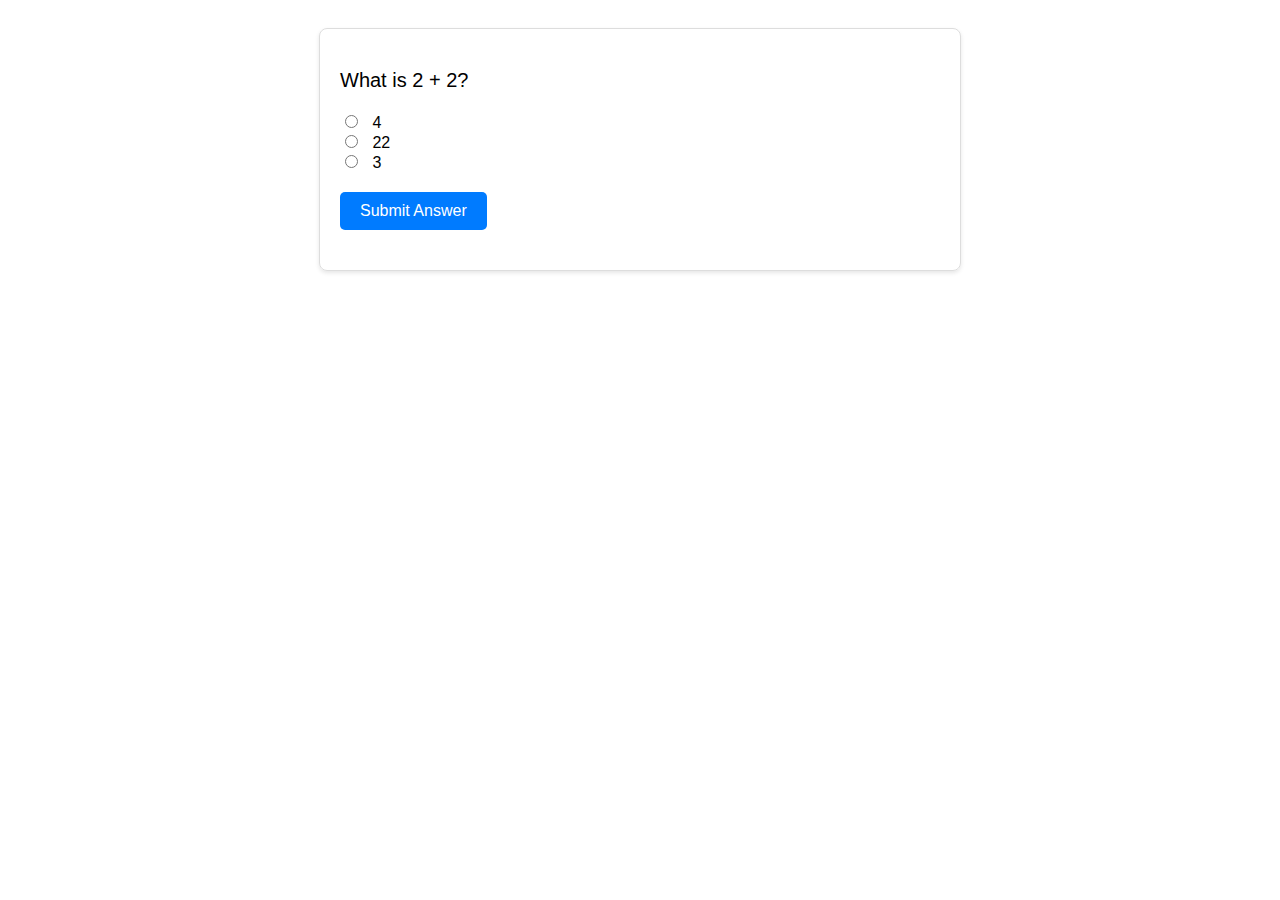
<file: ALX_Simple_Quiz/index.html>
<!DOCTYPE html>
<html lang="en">
<head>
    <meta charset="UTF-8">
    <title>Simple Quiz</title>
    <link rel="stylesheet" href="styles.css">
</head>
<body>
    <div id="quiz-container">
        <p id="quiz-question">What is 2 + 2?</p>
        <div>
            <input type="radio" id="choice1" name="quiz" value="4">
            <label for="choice1">4</label><br>
            <input type="radio" id="choice2" name="quiz" value="22">
            <label for="choice2">22</label><br>
            <input type="radio" id="choice3" name="quiz" value="3">
            <label for="choice3">3</label>
        </div>
        <button id="submit-answer">Submit Answer</button>
        <p id="feedback"></p>
    </div>
    <script src="quiz.js"></script>
</body>
</html>
</file>
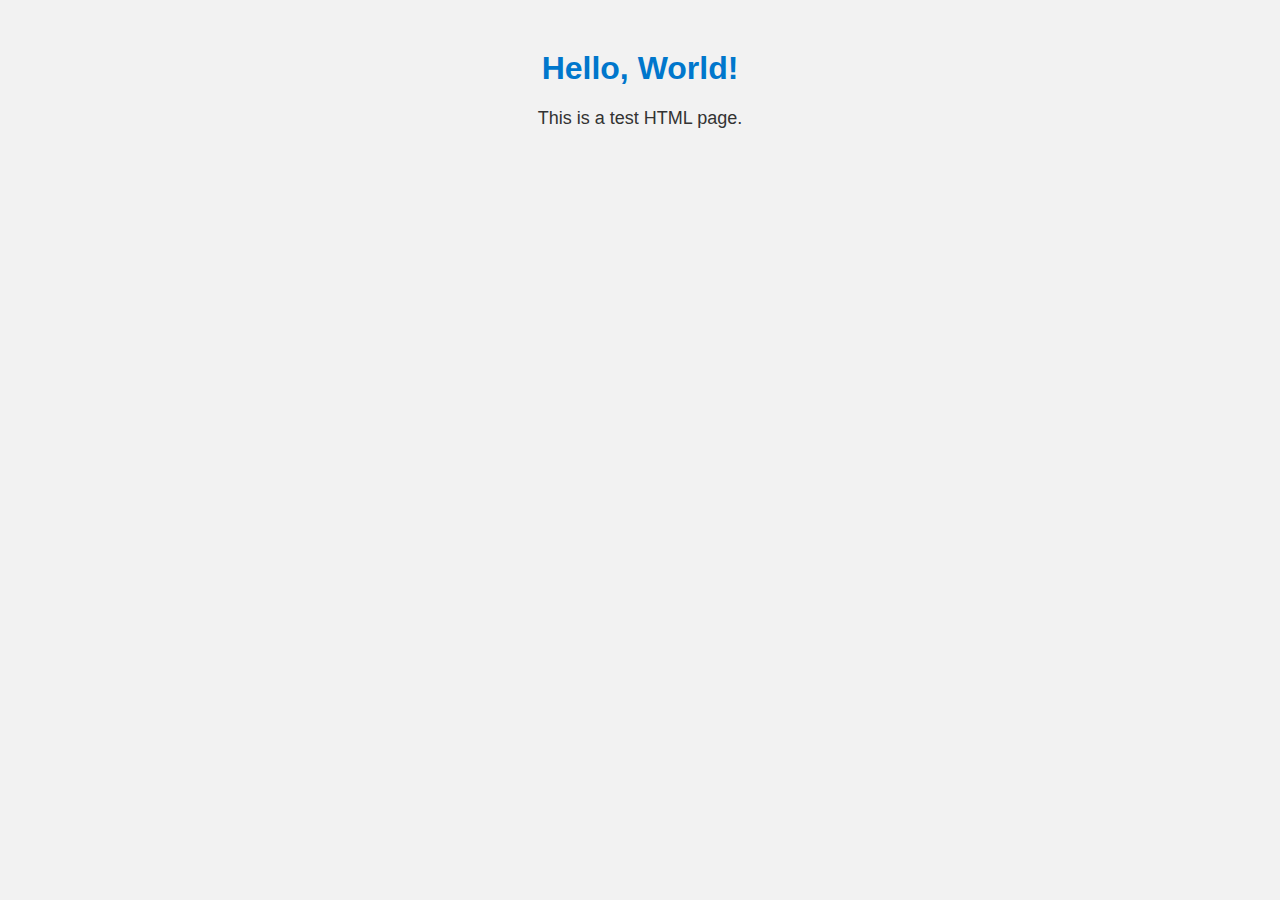
<file: ALX_Simple_Quiz/css_basic/index.html>
<!DOCTYPE html>
<html lang="en">
<head>
  <meta charset="UTF-8">
  <title>Test Page</title>
  <link href="base.css" rel="stylesheet">
  <link href="styles.css" rel="stylesheet">
</head>
<body>
  <h1>Hello, World!</h1>
  <p>This is a test HTML page.</p>
</body>
</html>
</file>
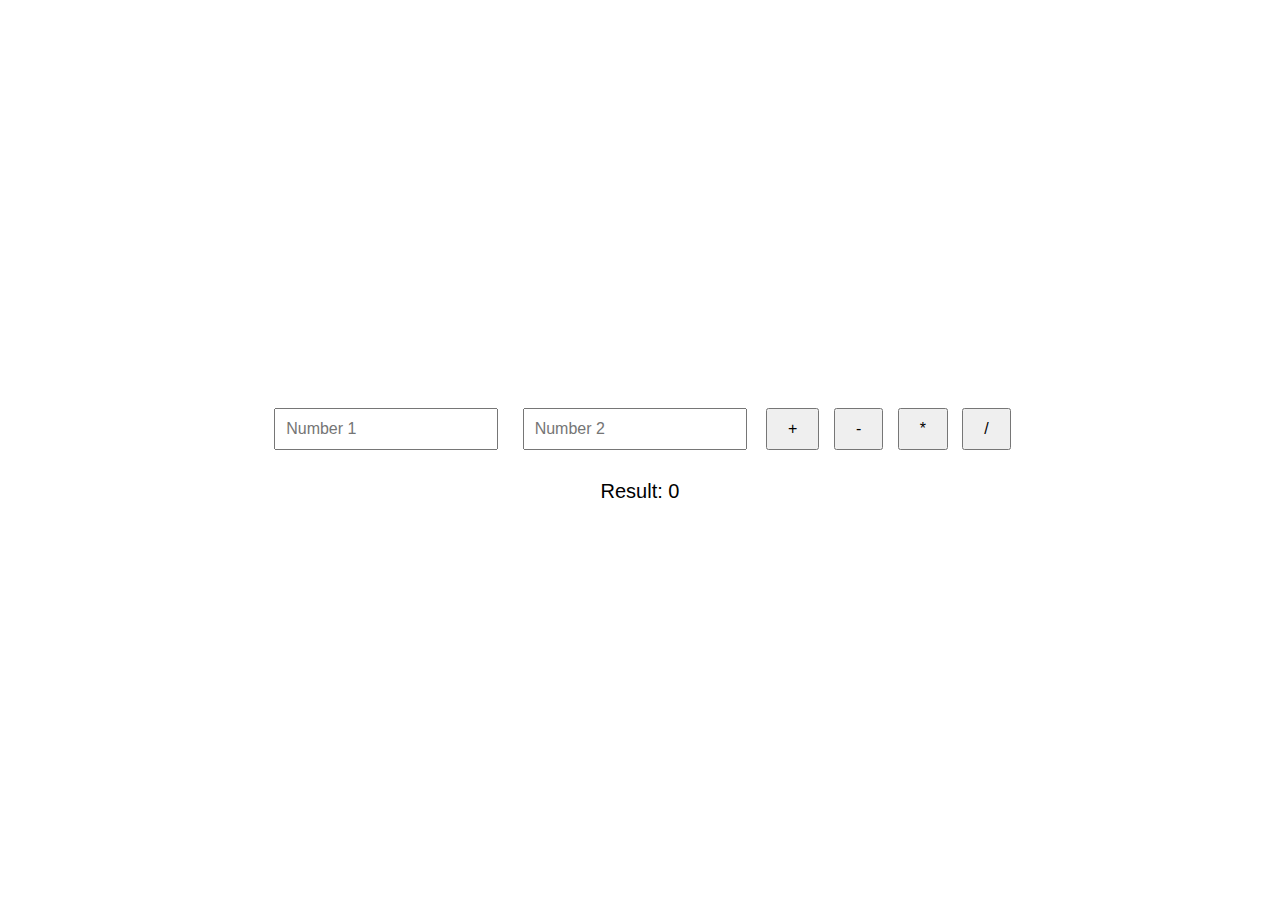
<file: ALX_Simple_Quiz/calculator.html>
<!DOCTYPE html>
<html lang="en">
<head>
    <meta charset="UTF-8">
    <title>Simple Calculator</title>
    <link rel="stylesheet" href="calculator.css">
</head>
<body>
    <div id="calculator-container">
        <input type="number" id="number1" placeholder="Number 1">
        <input type="number" id="number2" placeholder="Number 2">

        <button id="add">+</button>
        <button id="subtract">-</button>
        <button id="multiply">*</button>
        <button id="divide">/</button>

        <div id="result">Result: <span id="calculation-result">0</span></div>
    </div>
    <script src="calculator.js"></script>
</body>
</html>
</file>
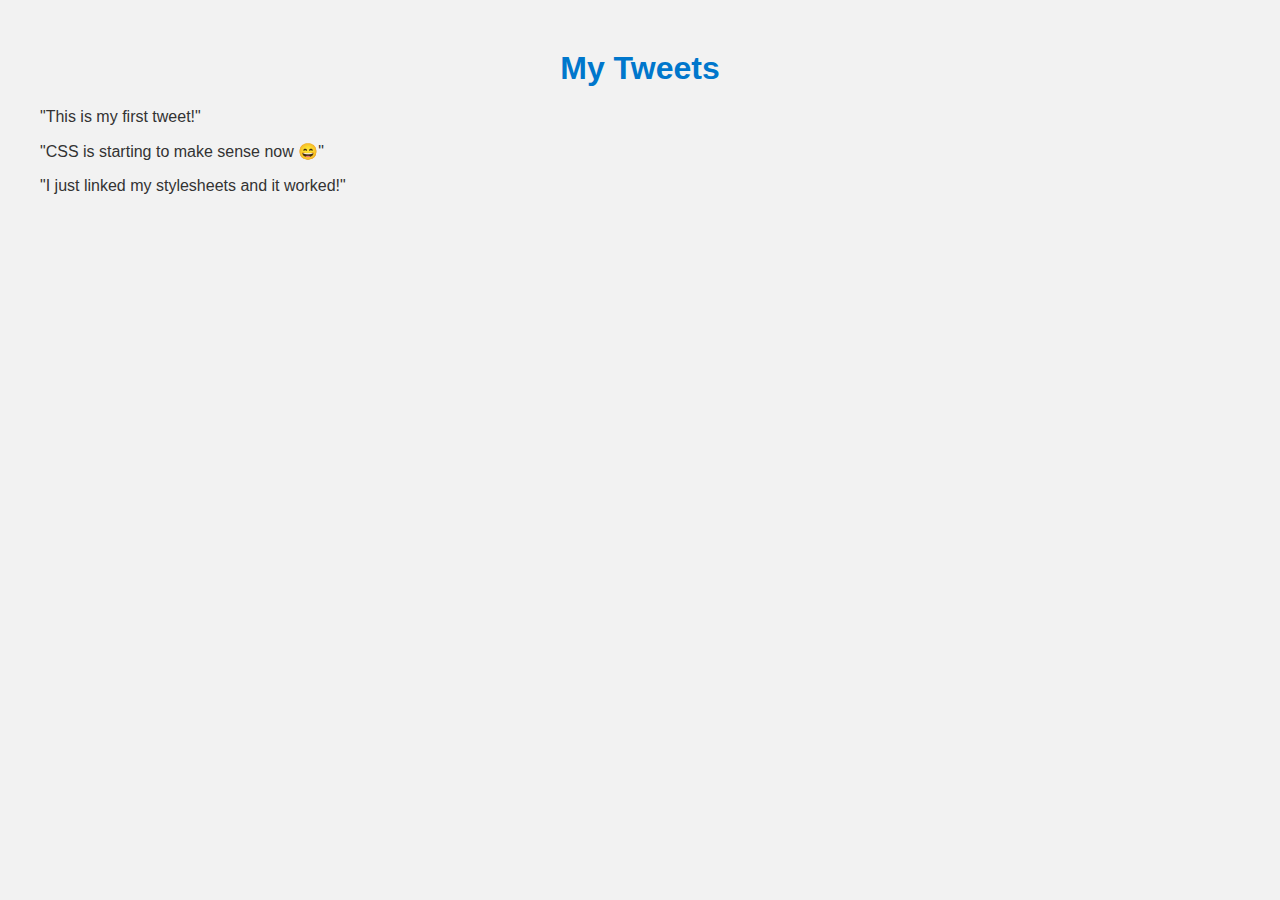
<file: css_basic/tweets.html>
<!DOCTYPE html>
<html lang="en">
<head>
  <meta charset="UTF-8">
  <title>My Tweets</title>
  <link href="base.css" rel="stylesheet">
  <link href="styles.css" rel="stylesheet">
</head>
<body>
  <header>
    <h1>My Tweets</h1>
  </header>
  <main>
    <blockquote>"This is my first tweet!"</blockquote>
    <blockquote>"CSS is starting to make sense now 😄"</blockquote>
    <blockquote>"I just linked my stylesheets and it worked!"</blockquote>
  </main>
</body>
</html>
</file>
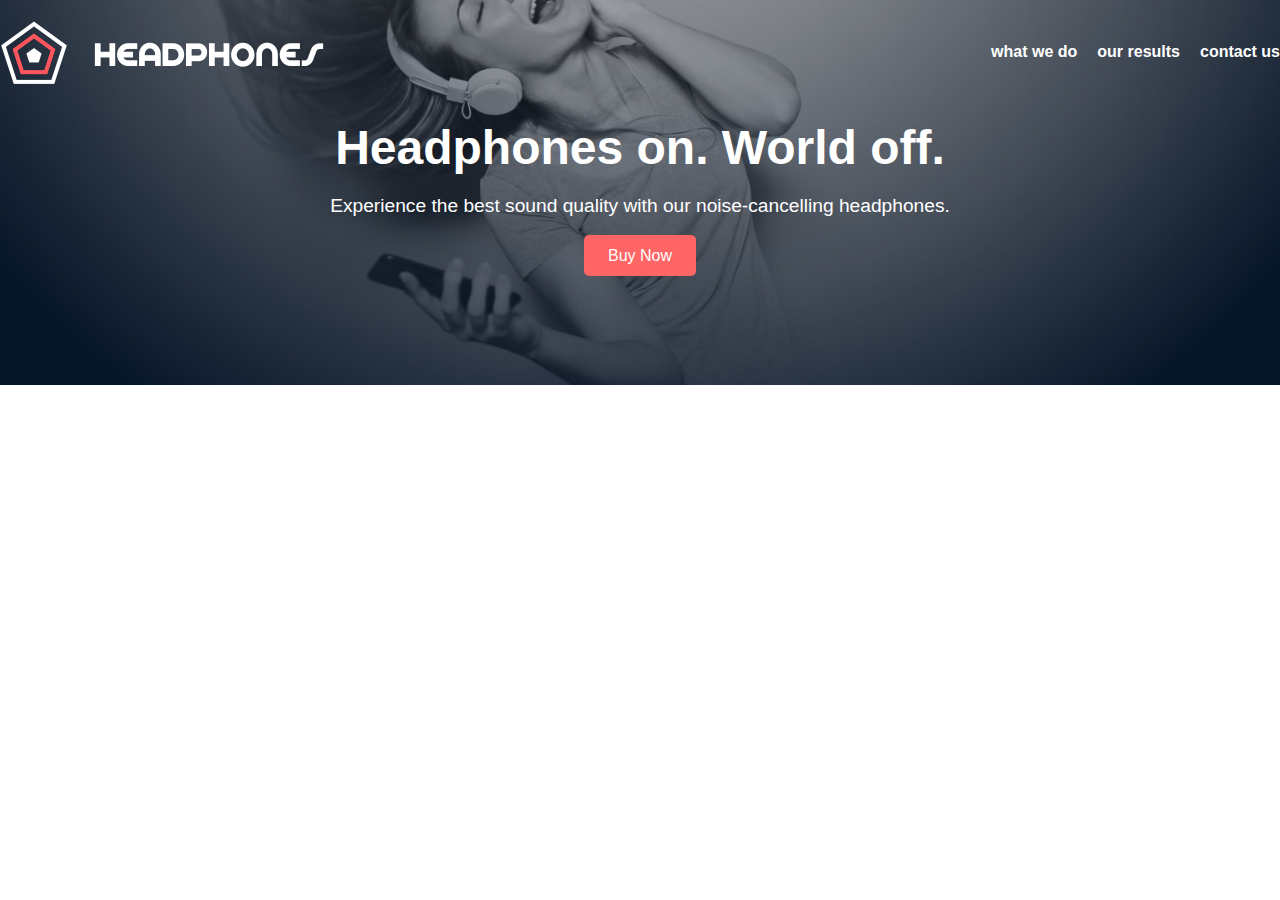
<file: headphones/0-index.html>
<!DOCTYPE html>
<html lang="en">
<head>
  <meta charset="UTF-8" />
  <meta name="viewport" content="width=device-width, initial-scale=1.0" />
  <title>Headphones</title>
  <link rel="stylesheet" href="0-styles.css" />
</head>
<body>

  <!-- Header section -->
  <header class="hero">
    <div class="container">
      
      <!-- Top navbar with logo and links -->
      <div class="navbar">
        <img src="images/logo_headphones.png" alt="Headphones Logo" class="logo" />
        <nav>
          <ul>
            <li><a href="#">what we do</a></li>
            <li><a href="#">our results</a></li>
            <li><a href="#">contact us</a></li>
          </ul>
        </nav>
      </div>

      <!-- Main hero content -->
      <div class="hero-content">
        <h1>Headphones on. World off.</h1>
        <p>Experience the best sound quality with our noise-cancelling headphones.</p>
        <a href="#" class="btn">Buy Now</a>
      </div>
    </div>
  </header>

</body>
</html>
</file>
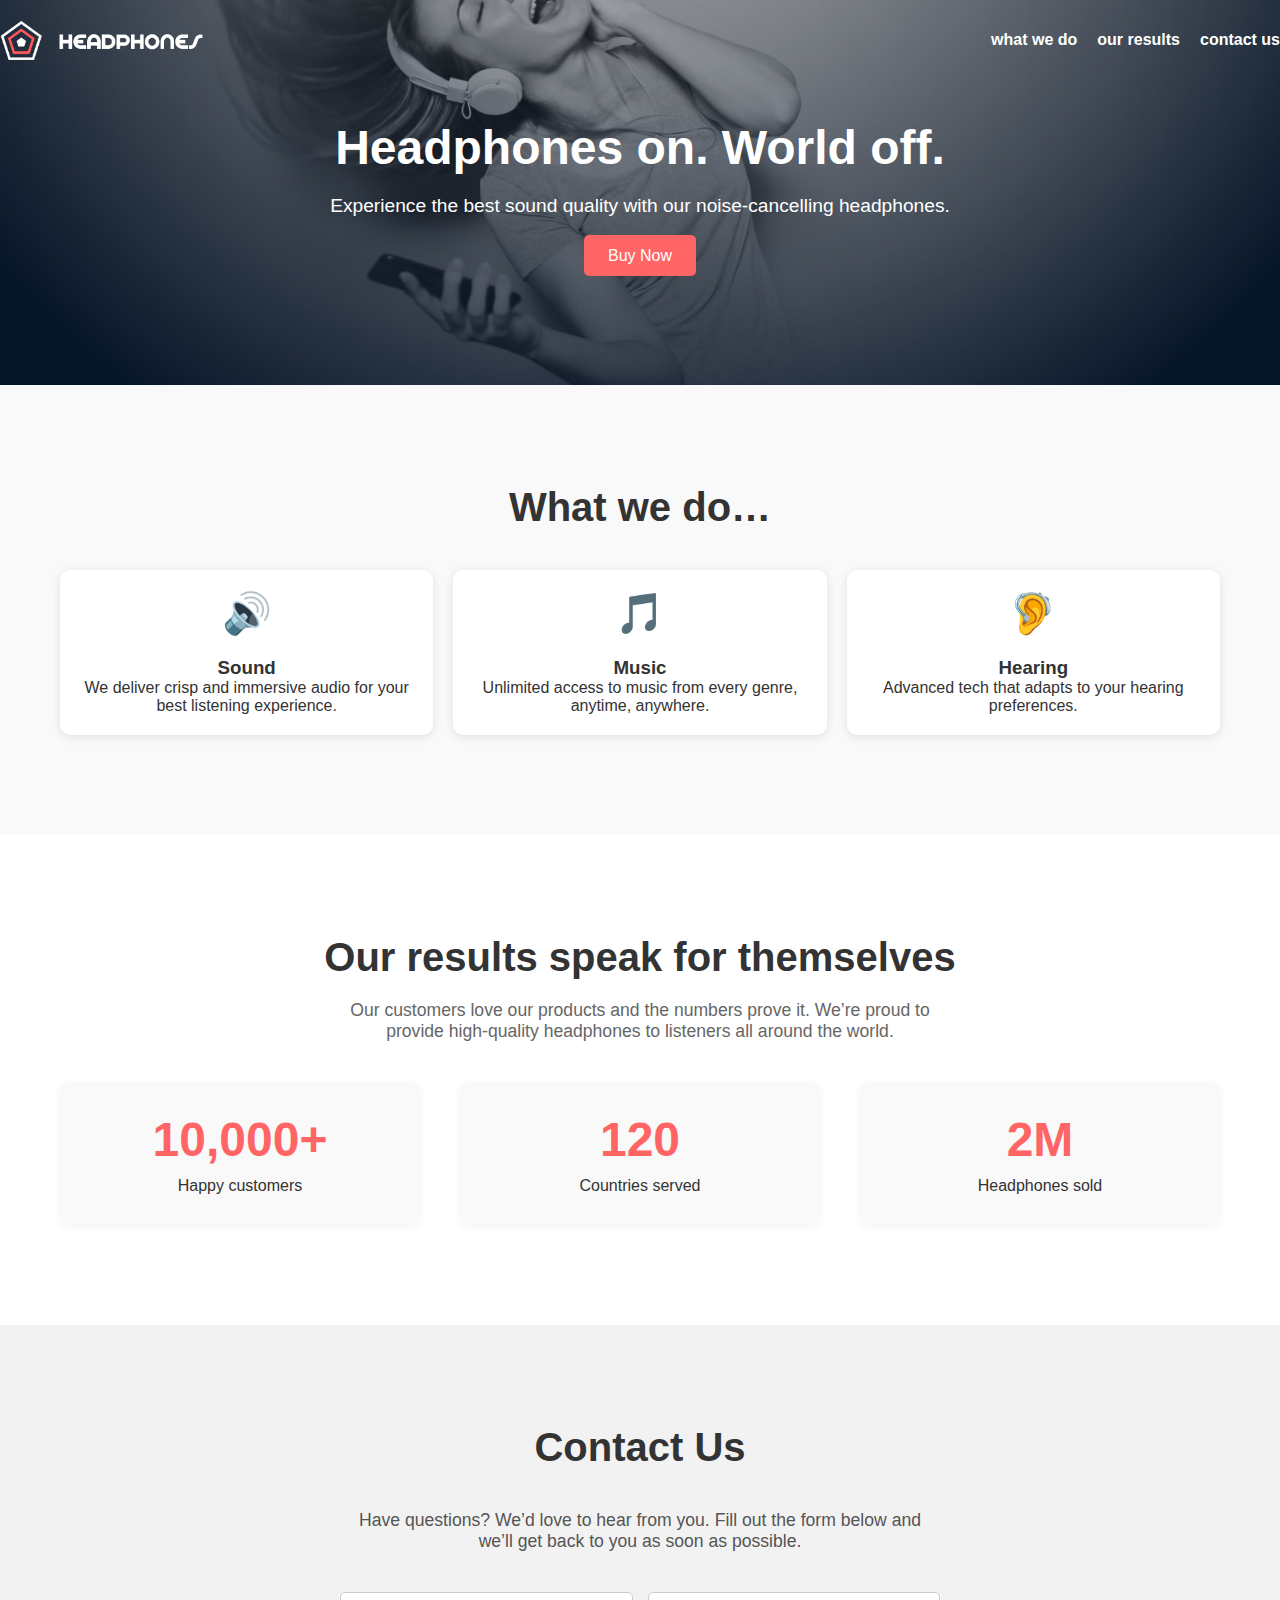
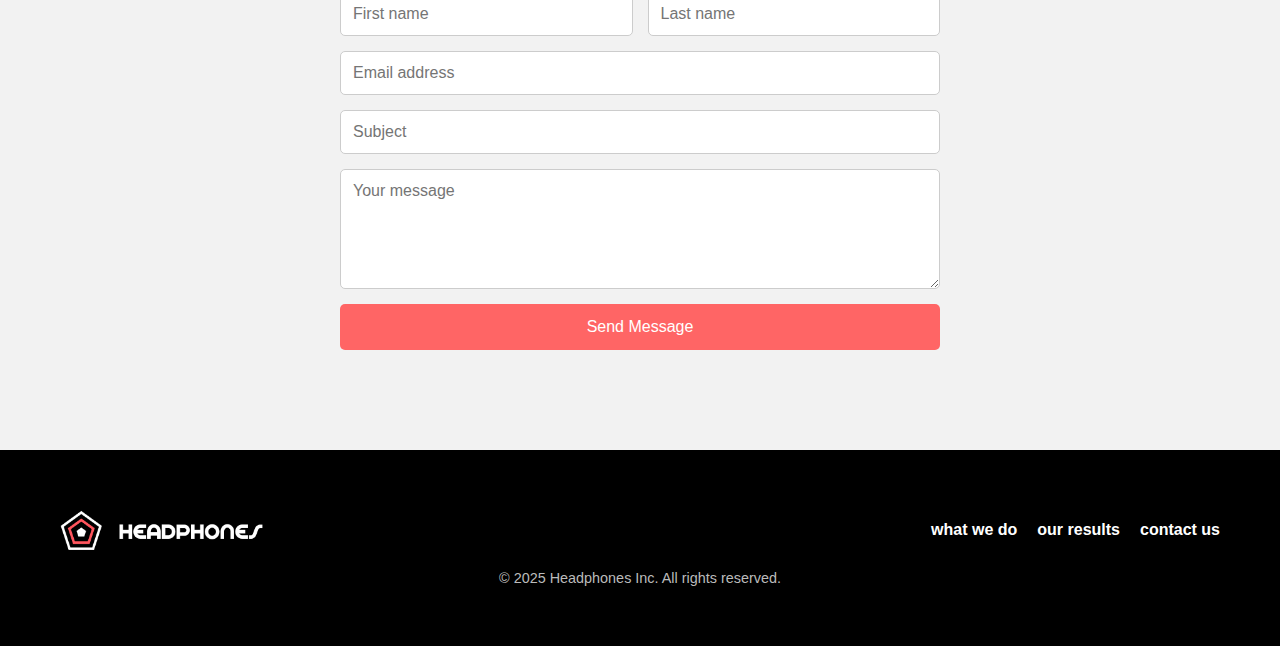
<file: headphones/1-index.html>
<!DOCTYPE html>
<html lang="en">
<head>
  <meta charset="UTF-8" />
  <meta name="viewport" content="width=device-width, initial-scale=1.0" />
  <title>Headphones</title>
  <link rel="stylesheet" href="1-styles.css" />
</head>

<body>

  <!-- Header section -->
  <header class="hero">
    <div class="container">
      
      <!-- Top navbar with logo and links -->
      <div class="navbar">
        <img src="images/logo_headphones.png" alt="Headphones Logo" class="logo" />
        <nav>
          <ul>
            <li><a href="#">what we do</a></li>
            <li><a href="#">our results</a></li>
            <li><a href="#">contact us</a></li>
          </ul>
        </nav>
      </div>

      <!-- Main hero content -->
      <div class="hero-content">
        <h1>Headphones on. World off.</h1>
        <p>Experience the best sound quality with our noise-cancelling headphones.</p>
        <a href="#" class="btn">Buy Now</a>
      </div>
    </div>
  </header>

    <!-- What we do section -->
  <section class="what-we-do">
    <div class="container">
      <h2 class="section-title">What we do…</h2>
      <div class="services">
        <div class="service">
          <span class="icon">🔊</span>
          <h3>Sound</h3>
          <p>We deliver crisp and immersive audio for your best listening experience.</p>
        </div>
        <div class="service">
          <span class="icon">🎵</span>
          <h3>Music</h3>
          <p>Unlimited access to music from every genre, anytime, anywhere.</p>
        </div>
        <div class="service">
          <span class="icon">🦻</span>
          <h3>Hearing</h3>
          <p>Advanced tech that adapts to your hearing preferences.</p>
        </div>
      </div> <!-- End of .services -->
    </div> <!-- End of .container -->
  </section>

  <!-- Our results section -->
  <section class="our-results">
    <div class="container">
      <h2 class="section-title">Our results speak for themselves</h2>
      <p class="section-description">
        Our customers love our products and the numbers prove it. We’re proud to provide high-quality headphones to listeners all around the world.
      </p>
      <div class="stats">
        <div class="stat">
          <h3>10,000+</h3>
          <p>Happy customers</p>
        </div>
        <div class="stat">
          <h3>120</h3>
          <p>Countries served</p>
        </div>
        <div class="stat">
          <h3>2M</h3>
          <p>Headphones sold</p>
        </div>
      </div>
    </div>
  </section>
<!-- Contact Us section -->
<section class="contact">
  <div class="container">
    <h2 class="section-title">Contact Us</h2>
    <p class="section-description">
      Have questions? We’d love to hear from you. Fill out the form below and we’ll get back to you as soon as possible.
    </p>

    <form class="contact-form">
      <div class="form-row">
        <input type="text" placeholder="First name" name="first_name" required />
        <input type="text" placeholder="Last name" name="last_name" required />
      </div>
      <input type="email" placeholder="Email address" name="email" required />
      <input type="text" placeholder="Subject" name="subject" />
      <textarea placeholder="Your message" name="message" required></textarea>
      <button type="submit" class="btn">Send Message</button>
    </form>
  </div>
</section>
<!-- Footer -->
<footer class="site-footer">
  <div class="container">
    <div class="footer-content">
      <img src="images/logo_headphones.png" alt="Headphones Logo" class="logo" />
      <nav>
        <ul>
          <li><a href="#">what we do</a></li>
          <li><a href="#">our results</a></li>
          <li><a href="#">contact us</a></li>
        </ul>
      </nav>
    </div>
    <p class="copyright">© 2025 Headphones Inc. All rights reserved.</p>
  </div>
</footer>
</file>
<file: ALX_Simple_Quiz/styles.css>
body {
    font-family: Arial, sans-serif;
    padding: 20px;
}

#quiz-container {
    max-width: 600px;
    margin: auto;
    padding: 20px;
    border: 1px solid #ddd;
    border-radius: 8px;
    box-shadow: 0 2px 4px rgba(0,0,0,0.1);
}

#quiz-question {
    font-size: 20px;
    margin-bottom: 20px;
}

input[type="radio"] {
    margin-right: 10px;
}

label {
    margin-right: 30px;
    cursor: pointer;
}

#submit-answer {
    display: block;
    margin-top: 20px;
    padding: 10px 20px;
    background-color: #007bff;
    color: white;
    border: none;
    border-radius: 5px;
    cursor: pointer;
    font-size: 16px;
}

#submit-answer:hover {
    background-color: #0056b3;
}

#feedback {
    margin-top: 20px;
    font-size: 18px;
}
</file>
<file: ALX_Simple_Quiz/css_basic/base.css>
/* base.css: Global page styles */
body {
  margin: 0;
  padding: 0;
  font-family: Arial, sans-serif;
  background-color: #f2f2f2;
  color: #333;
}
</file>
<file: ALX_Simple_Quiz/css_basic/styles.css>
/* styles.css: Specific styles for this page */
h1 {
  text-align: center;
  margin-top: 50px;
  color: #0077cc;
}

p {
  text-align: center;
  font-size: 18px;
}
</file>
<file: ALX_Simple_Quiz/calculator.css>
body {
    font-family: Arial, sans-serif;
    display: flex;
    justify-content: center;
    align-items: center;
    height: 100vh;
    margin: 0;
}

#calculator-container {
    text-align: center;
}

input[type="number"] {
    margin: 10px;
    padding: 10px;
    width: 200px;
    font-size: 16px;
}

button {
    padding: 10px 20px;
    margin: 5px;
    font-size: 16px;
    cursor: pointer;
}

#result {
    margin-top: 20px;
    font-size: 20px;
}
</file>
<file: css_basic/base.css>
/* base.css: Global page styles */
body {
  margin: 0;
  padding: 0;
  font-family: Arial, sans-serif;
  background-color: #f2f2f2;
  color: #333;
}
</file>
<file: css_basic/styles.css>
/* styles.css: Specific styles for this page */
h1 {
  text-align: center;
  margin-top: 50px;
  color: #0077cc;
}

p {
  text-align: center;
  font-size: 18px;
}
</file>
<file: headphones/0-styles.css>
/* Reset browser default styles */
* {
  margin: 0;
  padding: 0;
  box-sizing: border-box;
}

body {
  font-family: 'Source Sans Pro', sans-serif;
  background-color: #fff;
  color: #333;
}

/* Container with max width */
.container {
  max-width: 1000px;
  margin: 0 auto;
  padding: 20px;
}

/* Navbar */
.navbar {
  display: flex;
  justify-content: space-between;
  align-items: center;
  padding: 20px 0;
  position: absolute;
  top: 0;
  left: 0;
  width: 100%;
  z-index: 2;
}

}

.logo {
  height: 40px;
}

/* Navigation links */
nav ul {
  list-style: none;
  display: flex;
  gap: 20px;
}

nav ul li a {
  text-decoration: none;
  color: white;
  font-weight: bold;
  transition: color 0.3s;
}

}

}

nav ul li a:hover {
  color: #FF6565;
}

/* Hero section */
.hero {
  background-image: url('images/headphones_hero.jpg');
  background-size: cover;
  background-position: center;
  padding: 100px 20px;
  text-align: center;
  color: white;
}

/* Hero content */
.hero-content h1 {
  font-size: 3rem;
  margin-bottom: 20px;
}

.hero-content p {
  font-size: 1.2rem;
  margin-bottom: 30px;
}

.btn {
  background-color: #FF6565;
  color: white;
  padding: 12px 24px;
  text-decoration: none;
  border-radius: 5px;
  transition: opacity 0.3s;
}

.btn:hover {
  opacity: 0.9;
}
</file>
<file: headphones/1-styles.css>
/* Reset browser default styles */
* {
  margin: 0;
  padding: 0;
  box-sizing: border-box;
}

body {
  font-family: 'Source Sans Pro', sans-serif;
  background-color: #fff;
  color: #333;
}

/* Container with max width */
.container {
  max-width: 1200px;
  margin: 0 auto;
  padding: 20px;
}

/* Navbar */
.navbar {
  display: flex;
  justify-content: space-between;
  align-items: center;
  padding: 20px 0;
  position: absolute;
  top: 0;
  left: 0;
  width: 100%;
  z-index: 2;
}

.logo {
  height: 40px;
}

/* Navigation links */
nav ul {
  list-style: none;
  display: flex;
  gap: 20px;
}

nav ul li a {
  text-decoration: none;
  color: white;
  font-weight: bold;
  transition: color 0.3s;
}

nav ul li a:hover {
  color: #FF6565;
}

/* Hero section */
.hero {
  background-image: url('images/headphones_hero.jpg');
  background-size: cover;
  background-position: center;
  padding: 100px 20px;
  text-align: center;
  color: white;
}

/* Hero content */
.hero-content h1 {
  font-size: 3rem;
  margin-bottom: 20px;
}

.hero-content p {
  font-size: 1.2rem;
  margin-bottom: 30px;
}

.btn {
  background-color: #FF6565;
  color: white;
  padding: 12px 24px;
  text-decoration: none;
  border-radius: 5px;
  transition: opacity 0.3s;
}

.btn:hover {
  opacity: 0.9;
}

/* What we do section */
.what-we-do {
  padding: 80px 20px;
  background-color: #f9f9f9;
  text-align: center;
}

.section-title {
  font-size: 2.5rem;
  margin-bottom: 40px;
  color: #333;
}

.services {
  display: flex;
  justify-content: space-between;
  flex-wrap: wrap;
  gap: 20px;
}

.service {
  flex: 1 1 30%;
  padding: 20px;
  background-color: white;
  border-radius: 10px;
  box-shadow: 0 2px 10px rgba(0, 0, 0, 0.1);
}

.service .icon {
  font-size: 40px;
  color: #FF6565;
  display: block;
  margin-bottom: 20px;
}

/* Our results section */
.our-results {
  padding: 80px 20px;
  background-color: #fff;
  text-align: center;
}

.our-results .section-title {
  font-size: 2.5rem;
  margin-bottom: 20px;
  color: #333;
}

.our-results .section-description {
  font-size: 1.1rem;
  max-width: 600px;
  margin: 0 auto 40px;
  color: #666;
}

.stats {
  display: flex;
  justify-content: space-between;
  gap: 40px;
  flex-wrap: wrap;
}

.stat {
  flex: 1 1 300px;
  background-color: #f9f9f9;
  padding: 30px 20px;
  border-radius: 10px;
  box-shadow: 0 2px 8px rgba(0, 0, 0, 0.05);
}

.stat h3 {
  font-size: 3rem;
  font-weight: 700;
  color: #FF6565;
  margin-bottom: 10px;
}

.stat p {
  font-size: 1rem;
  color: #333;
}
/* Contact section */
.contact {
  padding: 80px 20px;
  background-color: #f2f2f2;
  text-align: center;
}

.contact .section-description {
  font-size: 1.1rem;
  max-width: 600px;
  margin: 0 auto 40px;
  color: #555;
}

.contact-form {
  display: flex;
  flex-direction: column;
  gap: 15px;
  max-width: 600px;
  margin: 0 auto;
}

.form-row {
  display: flex;
  gap: 15px;
  flex-wrap: wrap;
}

.form-row input {
  flex: 1;
}

.contact-form input,
.contact-form textarea {
  padding: 12px;
  border: 1px solid #ccc;
  border-radius: 5px;
  font-size: 1rem;
  font-family: inherit;
  width: 100%;
}

.contact-form textarea {
  min-height: 120px;
  resize: vertical;
}

.contact-form button {
  background-color: #FF6565;
  color: white;
  border: none;
  padding: 14px;
  border-radius: 5px;
  cursor: pointer;
  font-size: 1rem;
}

.contact-form button:hover {
  opacity: 0.9;
}
/* Footer */
.site-footer {
  background-color: #000;
  color: white;
  padding: 40px 20px;
  text-align: center;
}

.site-footer .footer-content {
  display: flex;
  justify-content: space-between;
  align-items: center;
  flex-wrap: wrap;
  gap: 20px;
  margin-bottom: 20px;
}

.site-footer .logo {
  height: 40px;
}

.site-footer nav ul {
  list-style: none;
  display: flex;
  gap: 20px;
  padding: 0;
  margin: 0;
}

.site-footer nav ul li a {
  text-decoration: none;
  color: white;
  font-weight: bold;
  transition: color 0.3s;
}

.site-footer nav ul li a:hover {
  color: #FF6565;
}

.site-footer .copyright {
  font-size: 0.9rem;
  color: #bbb;
}
</file>
